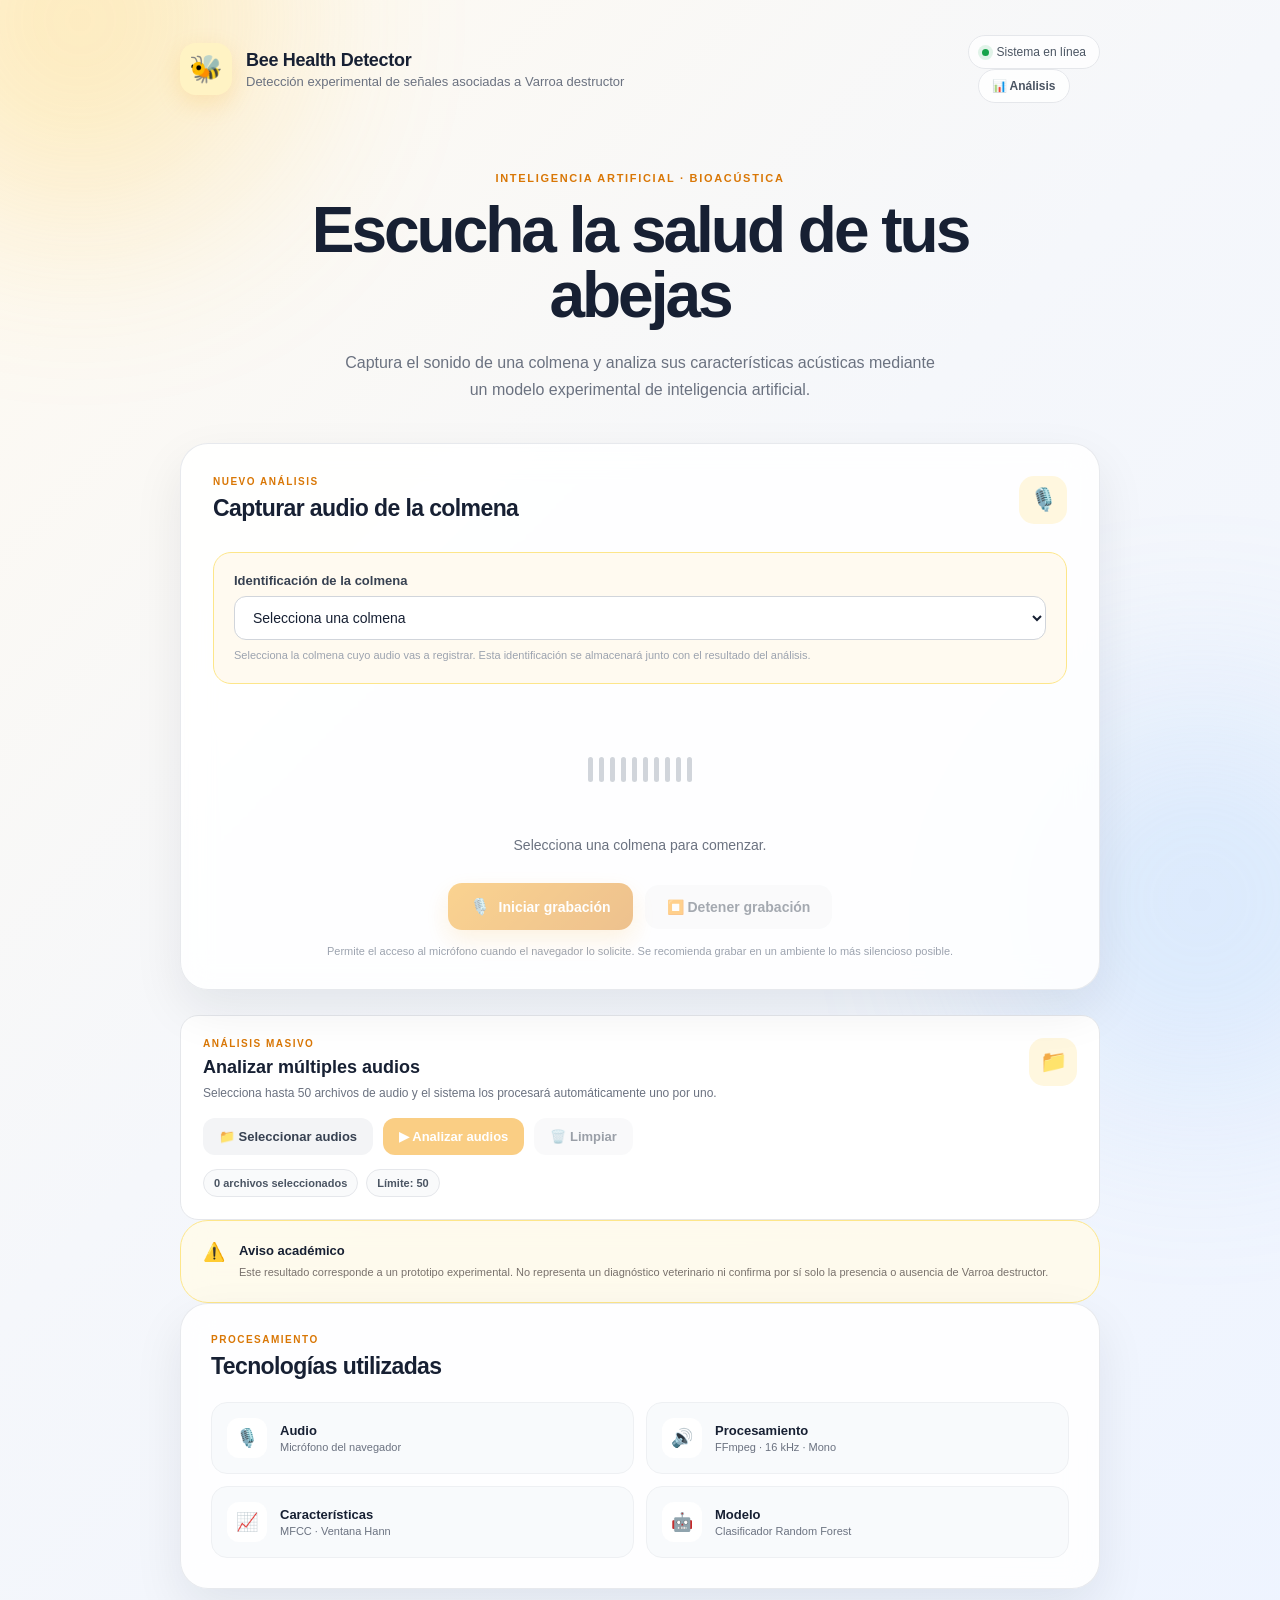
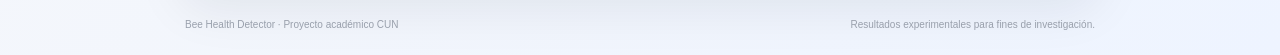
<file: frontend/index.html>
<!DOCTYPE html>
<html lang="es">

<head>

    <meta charset="UTF-8">

    <meta
        name="viewport"
        content="width=device-width, initial-scale=1.0"
    >

    <title>Bee Health Detector</title>

    <link
        rel="stylesheet"
        href="styles.css"
    >

    <!-- ========================================================= -->
    <!-- ESTILOS DEL SELECTOR DE COLMENA                            -->
    <!-- ========================================================= -->

    <style>

        .hive-selector {
            margin-top: 28px;
            padding: 20px;
            background: #fffaf0;
            border: 1px solid #fde68a;
            border-radius: 18px;
        }

        .hive-selector-label {
            display: block;
            margin-bottom: 8px;
            color: #374151;
            font-size: 13px;
            font-weight: 700;
        }

        .hive-selector select,
        .hive-selector input {
            width: 100%;
            padding: 12px 14px;
            border: 1px solid #d1d5db;
            border-radius: 12px;
            background: white;
            color: #172033;
            font-family: inherit;
            font-size: 14px;
            outline: none;
            transition:
                border-color 0.2s ease,
                box-shadow 0.2s ease;
        }

        .hive-selector select:focus,
        .hive-selector input:focus {
            border-color: #f59e0b;
            box-shadow:
                0 0 0 3px rgba(245, 158, 11, 0.12);
        }

        .custom-hive {
            margin-top: 12px;
        }

        .custom-hive.hidden {
            display: none;
        }

        .hive-help {
            margin-top: 7px;
            color: #9ca3af;
            font-size: 11px;
            line-height: 1.5;
        }

        .selected-hive {
            margin-top: 12px;
            text-align: center;
            color: #6b7280;
            font-size: 12px;
        }

        .selected-hive strong {
            color: #172033;
        }

        .analysis-link {
            display: inline-flex;
            align-items: center;
            gap: 6px;
            margin-left: 10px;
            padding: 9px 13px;
            background: rgba(255, 255, 255, 0.8);
            border: 1px solid #e5e7eb;
            border-radius: 999px;
            color: #4b5563;
            font-size: 12px;
            font-weight: 700;
            text-decoration: none;
            transition:
                transform 0.2s ease,
                box-shadow 0.2s ease;
        }

        .analysis-link:hover {
            transform: translateY(-1px);
            box-shadow:
                0 6px 18px rgba(15, 23, 42, 0.08);
        }

        @media (max-width: 650px) {

            .analysis-link {
                display: none;
            }

            .hive-selector {
                padding: 16px;
            }

        }


        /* =========================================================
           ANÁLISIS MASIVO
           ========================================================= */

        .bulk-analysis-card {
            margin-top: 22px;
            padding: 22px;
            background: #fff;
            border: 1px solid #e5e7eb;
            border-radius: 18px;
        }

        .bulk-analysis-header {
            display: flex;
            justify-content: space-between;
            align-items: flex-start;
            gap: 16px;
            margin-bottom: 16px;
        }

        .bulk-analysis-header h3 {
            margin: 5px 0 6px;
            color: #172033;
            font-size: 18px;
        }

        .bulk-analysis-header p {
            margin: 0;
            color: #6b7280;
            font-size: 12px;
            line-height: 1.5;
        }

        .bulk-file-input {
            display: none;
        }

        .bulk-actions {
            display: flex;
            flex-wrap: wrap;
            gap: 10px;
            margin-top: 16px;
        }

        .bulk-button {
            border: 0;
            border-radius: 12px;
            padding: 11px 16px;
            font-family: inherit;
            font-size: 13px;
            font-weight: 700;
            cursor: pointer;
            transition: transform .2s ease, box-shadow .2s ease, opacity .2s ease;
        }

        .bulk-button:hover:not(:disabled) {
            transform: translateY(-1px);
            box-shadow: 0 6px 18px rgba(15, 23, 42, .08);
        }

        .bulk-button:disabled {
            opacity: .5;
            cursor: not-allowed;
        }

        .bulk-button-primary {
            background: #f59e0b;
            color: #fff;
        }

        .bulk-button-secondary {
            background: #f3f4f6;
            color: #374151;
        }

        .bulk-summary {
            display: flex;
            flex-wrap: wrap;
            gap: 8px;
            margin-top: 14px;
        }

        .bulk-counter {
            padding: 7px 10px;
            border-radius: 999px;
            background: #f9fafb;
            border: 1px solid #e5e7eb;
            color: #4b5563;
            font-size: 11px;
            font-weight: 700;
        }

        .bulk-progress-wrap {
            display: none;
            margin-top: 16px;
        }

        .bulk-progress-wrap.active {
            display: block;
        }

        .bulk-progress-info {
            display: flex;
            justify-content: space-between;
            gap: 10px;
            margin-bottom: 7px;
            color: #4b5563;
            font-size: 11px;
            font-weight: 700;
        }

        .bulk-progress-track {
            height: 9px;
            overflow: hidden;
            background: #f3f4f6;
            border-radius: 999px;
        }

        .bulk-progress-bar {
            width: 0%;
            height: 100%;
            background: #f59e0b;
            border-radius: 999px;
            transition: width .25s ease;
        }

        .bulk-current-file {
            margin-top: 8px;
            color: #6b7280;
            font-size: 11px;
            white-space: nowrap;
            overflow: hidden;
            text-overflow: ellipsis;
        }

        .bulk-file-list {
            display: none;
            margin-top: 16px;
            max-height: 280px;
            overflow-y: auto;
            border: 1px solid #e5e7eb;
            border-radius: 12px;
        }

        .bulk-file-list.active {
            display: block;
        }

        .bulk-file-row {
            display: grid;
            grid-template-columns: 1fr auto;
            gap: 12px;
            align-items: center;
            padding: 10px 12px;
            border-bottom: 1px solid #f3f4f6;
        }

        .bulk-file-row:last-child {
            border-bottom: 0;
        }

        .bulk-file-name {
            color: #374151;
            font-size: 12px;
            overflow: hidden;
            text-overflow: ellipsis;
            white-space: nowrap;
        }

        .bulk-file-status {
            font-size: 11px;
            font-weight: 800;
        }

        .bulk-file-status.pending { color: #9ca3af; }
        .bulk-file-status.processing { color: #d97706; }
        .bulk-file-status.success { color: #059669; }
        .bulk-file-status.error { color: #dc2626; }

        @media (max-width: 650px) {
            .bulk-analysis-header {
                flex-direction: column;
            }

            .bulk-actions {
                flex-direction: column;
            }

            .bulk-button {
                width: 100%;
            }
        }

    </style>

</head>


<body>

    <!-- ========================================================= -->
    <!-- ELEMENTOS DECORATIVOS DEL FONDO                            -->
    <!-- ========================================================= -->

    <div class="background-glow glow-one"></div>

    <div class="background-glow glow-two"></div>


    <!-- ========================================================= -->
    <!-- CONTENEDOR PRINCIPAL                                       -->
    <!-- ========================================================= -->

    <div class="app-container">


        <!-- ===================================================== -->
        <!-- HEADER                                                  -->
        <!-- ===================================================== -->

        <header class="header">


            <div class="brand">

                <div class="bee-icon">
                    🐝
                </div>

                <div>

                    <h1>
                        Bee Health Detector
                    </h1>

                    <p>
                        Detección experimental de señales asociadas a Varroa destructor
                    </p>

                </div>

            </div>


            <div>

                <span class="status-pill">

                    <span class="status-dot"></span>

                    Sistema en línea

                </span>


                <a
                    href="analisis.html"
                    class="analysis-link"
                >
                    📊 Análisis
                </a>

            </div>


        </header>


        <!-- ===================================================== -->
        <!-- HERO                                                    -->
        <!-- ===================================================== -->

        <section class="hero">

            <span class="eyebrow">
                INTELIGENCIA ARTIFICIAL · BIOACÚSTICA
            </span>


            <h2>
                Escucha la salud de tus abejas
            </h2>


            <p>

                Captura el sonido de una colmena y analiza sus
                características acústicas mediante un modelo
                experimental de inteligencia artificial.

            </p>

        </section>


        <!-- ===================================================== -->
        <!-- TARJETA DE GRABACIÓN                                    -->
        <!-- ===================================================== -->

        <section class="record-card">


            <div class="record-card-header">


                <div>

                    <span class="section-label">
                        NUEVO ANÁLISIS
                    </span>


                    <h3>
                        Capturar audio de la colmena
                    </h3>

                </div>


                <div class="microphone-icon">
                    🎙️
                </div>


            </div>


            <!-- ================================================= -->
            <!-- IDENTIFICACIÓN DE COLMENA                           -->
            <!-- ================================================= -->

            <div class="hive-selector">


                <label
                    for="hiveSelect"
                    class="hive-selector-label"
                >
                    Identificación de la colmena
                </label>


                <select
                    id="hiveSelect"
                    name="hiveSelect"
                >

                    <option
                        value=""
                        selected
                    >
                        Selecciona una colmena
                    </option>


                    <option value="HIVE-3628">
                        HIVE-3628
                    </option>


                    <option value="HIVE-3631">
                        HIVE-3631
                    </option>


                    <option value="HIVE-3640">
                        HIVE-3640
                    </option>


                    <option value="HIVE-3690">
                        HIVE-3690
                    </option>


                    <option value="HIVE-3691">
                        HIVE-3691
                    </option>


                    <option value="HIVE-3692">
                        HIVE-3692
                    </option>


                    <option value="HIVE-3693">
                        HIVE-3693
                    </option>


                    <option value="OTHER">
                        Otra / Nueva colmena
                    </option>

                </select>


                <!-- ============================================= -->
                <!-- NUEVA COLMENA                                  -->
                <!-- ============================================= -->

                <div
                    id="customHiveGroup"
                    class="custom-hive hidden"
                >

                    <label
                        for="customHive"
                        class="hive-selector-label"
                    >
                        Código de la nueva colmena
                    </label>


                    <input
                        type="text"
                        id="customHive"
                        name="customHive"
                        placeholder="Ejemplo: HIVE-3700"
                        maxlength="50"
                    >

                </div>


                <p class="hive-help">

                    Selecciona la colmena cuyo audio vas a registrar.
                    Esta identificación se almacenará junto con el resultado
                    del análisis.

                </p>


            </div>


            <!-- ================================================= -->
            <!-- VISUALIZADOR                                      -->
            <!-- ================================================= -->

            <div
                id="visualizer"
                class="visualizer"
            >

                <div class="visualizer-line"></div>
                <div class="visualizer-line"></div>
                <div class="visualizer-line"></div>
                <div class="visualizer-line"></div>
                <div class="visualizer-line"></div>
                <div class="visualizer-line"></div>
                <div class="visualizer-line"></div>
                <div class="visualizer-line"></div>
                <div class="visualizer-line"></div>
                <div class="visualizer-line"></div>

            </div>


            <!-- ================================================= -->
            <!-- ESTADO                                             -->
            <!-- ================================================= -->

            <p
                id="status"
                class="record-status"
            >
                Selecciona una colmena para comenzar.
            </p>


            <!-- ================================================= -->
            <!-- BOTONES                                            -->
            <!-- ================================================= -->

            <div class="record-controls">


                <button
                    type="button"
                    id="recordBtn"
                    class="record-button"
                >

                    <span class="record-button-icon">
                        🎙️
                    </span>

                    Iniciar grabación

                </button>


                <button
                    type="button"
                    id="stopBtn"
                    class="stop-button"
                    disabled
                >

                    ⏹️ Detener grabación

                </button>


            </div>


            <!-- ================================================= -->
            <!-- AYUDA                                              -->
            <!-- ================================================= -->

            <p class="record-help">

                Permite el acceso al micrófono cuando el navegador
                lo solicite. Se recomienda grabar en un ambiente
                lo más silencioso posible.

            </p>


        </section>



        <!-- ===================================================== -->
        <!-- ANÁLISIS MASIVO                                       -->
        <!-- ===================================================== -->

        <section class="bulk-analysis-card">

            <div class="bulk-analysis-header">

                <div>
                    <span class="section-label">
                        ANÁLISIS MASIVO
                    </span>

                    <h3>
                        Analizar múltiples audios
                    </h3>

                    <p>
                        Selecciona hasta 50 archivos de audio y el sistema
                        los procesará automáticamente uno por uno.
                    </p>
                </div>

                <div class="microphone-icon">
                    📁
                </div>

            </div>

            <input
                type="file"
                id="bulkAudioInput"
                class="bulk-file-input"
                accept="audio/*,.wav,.webm,.mp3,.ogg,.m4a"
                multiple
            >

            <div class="bulk-actions">

                <button
                    type="button"
                    id="selectBulkBtn"
                    class="bulk-button bulk-button-secondary"
                >
                    📁 Seleccionar audios
                </button>

                <button
                    type="button"
                    id="analyzeBulkBtn"
                    class="bulk-button bulk-button-primary"
                    disabled
                >
                    ▶ Analizar audios
                </button>

                <button
                    type="button"
                    id="clearBulkBtn"
                    class="bulk-button bulk-button-secondary"
                    disabled
                >
                    🗑️ Limpiar
                </button>

            </div>

            <div
                id="bulkSummary"
                class="bulk-summary"
            >
                <span
                    id="bulkSelectedCount"
                    class="bulk-counter"
                >
                    0 archivos seleccionados
                </span>

                <span
                    id="bulkLimitInfo"
                    class="bulk-counter"
                >
                    Límite: 50
                </span>
            </div>

            <div
                id="bulkProgressWrap"
                class="bulk-progress-wrap"
            >

                <div class="bulk-progress-info">
                    <span id="bulkProgressText">
                        Preparando...
                    </span>

                    <span id="bulkProgressPercent">
                        0%
                    </span>
                </div>

                <div class="bulk-progress-track">
                    <div
                        id="bulkProgressBar"
                        class="bulk-progress-bar"
                    ></div>
                </div>

                <div
                    id="bulkCurrentFile"
                    class="bulk-current-file"
                >
                    —
                </div>

            </div>

            <div
                id="bulkFileList"
                class="bulk-file-list"
            ></div>

        </section>


        <!-- ===================================================== -->
        <!-- RESULTADO                                              -->
        <!-- ===================================================== -->

        <section
            id="resultCard"
            class="result-card hidden"
        >


            <div class="result-header">


                <div>

                    <span class="section-label">
                        RESULTADO DEL MODELO
                    </span>

                </div>


                <span
                    id="resultBadge"
                    class="result-badge"
                >
                    —
                </span>


            </div>


            <!-- ================================================= -->
            <!-- DIAGNÓSTICO                                        -->
            <!-- ================================================= -->

            <div class="diagnosis">


                <span class="diagnosis-label">
                    RESULTADO DEL ANÁLISIS
                </span>


                <h2 id="diagnosisText">
                    Resultado desconocido
                </h2>


                <p id="confidenceText">
                    Confianza estimada del modelo: 0%
                </p>


            </div>


            <!-- ================================================= -->
            <!-- PROBABILIDADES                                     -->
            <!-- ================================================= -->

            <div class="probabilities">


                <!-- LOW -->

                <div class="probability-row">


                    <div class="probability-info">

                        <span>
                            LOW
                        </span>

                        <strong id="lowProbability">
                            0%
                        </strong>

                    </div>


                    <div class="progress-track">

                        <div
                            id="lowBar"
                            class="progress-bar low"
                        ></div>

                    </div>


                </div>


                <!-- HIGH -->

                <div class="probability-row">


                    <div class="probability-info">

                        <span>
                            HIGH
                        </span>

                        <strong id="highProbability">
                            0%
                        </strong>

                    </div>


                    <div class="progress-track">

                        <div
                            id="highBar"
                            class="progress-bar high"
                        ></div>

                    </div>


                </div>


            </div>


            <!-- ================================================= -->
            <!-- MÉTRICAS DE SEGMENTOS                              -->
            <!-- ================================================= -->

            <div class="segments-grid">


                <div class="metric">

                    <span
                        id="totalSegments"
                        class="metric-value"
                    >
                        0
                    </span>

                    <span class="metric-label">
                        Total segmentos
                    </span>

                </div>


                <div class="metric">

                    <span
                        id="lowSegments"
                        class="metric-value"
                    >
                        0
                    </span>

                    <span class="metric-label">
                        Segmentos LOW
                    </span>

                </div>


                <div class="metric">

                    <span
                        id="highSegments"
                        class="metric-value"
                    >
                        0
                    </span>

                    <span class="metric-label">
                        Segmentos HIGH
                    </span>

                </div>


            </div>


        </section>


        <!-- ===================================================== -->
        <!-- AVISO ACADÉMICO                                       -->
        <!-- ===================================================== -->

        <section class="notice-card">


            <div class="notice-icon">
                ⚠️
            </div>


            <div>

                <strong>
                    Aviso académico
                </strong>


                <p>

                    Este resultado corresponde a un prototipo experimental.
                    No representa un diagnóstico veterinario ni confirma por
                    sí solo la presencia o ausencia de Varroa destructor.

                </p>

            </div>


        </section>


        <!-- ===================================================== -->
        <!-- TECNOLOGÍAS                                            -->
        <!-- ===================================================== -->

        <section class="technology-card">


            <span class="section-label">
                PROCESAMIENTO
            </span>


            <h3>
                Tecnologías utilizadas
            </h3>


            <div class="technology-grid">


                <!-- AUDIO -->

                <div class="technology-item">

                    <div class="technology-icon">
                        🎙️
                    </div>

                    <div>

                        <strong>
                            Audio
                        </strong>

                        <span>
                            Micrófono del navegador
                        </span>

                    </div>

                </div>


                <!-- PROCESAMIENTO -->

                <div class="technology-item">

                    <div class="technology-icon">
                        🔊
                    </div>

                    <div>

                        <strong>
                            Procesamiento
                        </strong>

                        <span>
                            FFmpeg · 16 kHz · Mono
                        </span>

                    </div>

                </div>


                <!-- CARACTERÍSTICAS -->

                <div class="technology-item">

                    <div class="technology-icon">
                        📈
                    </div>

                    <div>

                        <strong>
                            Características
                        </strong>

                        <span>
                            MFCC · Ventana Hann
                        </span>

                    </div>

                </div>


                <!-- MODELO -->

                <div class="technology-item">

                    <div class="technology-icon">
                        🤖
                    </div>

                    <div>

                        <strong>
                            Modelo
                        </strong>

                        <span>
                            Clasificador Random Forest
                        </span>

                    </div>

                </div>


            </div>


        </section>


        <!-- ===================================================== -->
        <!-- FOOTER                                                 -->
        <!-- ===================================================== -->

        <footer>


            <p>
                Bee Health Detector · Proyecto académico CUN
            </p>


            <p>
                Resultados experimentales para fines de investigación.
            </p>


        </footer>


    </div>


    <!-- ========================================================= -->
    <!-- JAVASCRIPT                                                 -->
    <!-- ========================================================= -->

    <script src="app.js"></script>


</body>

</html>
</file>
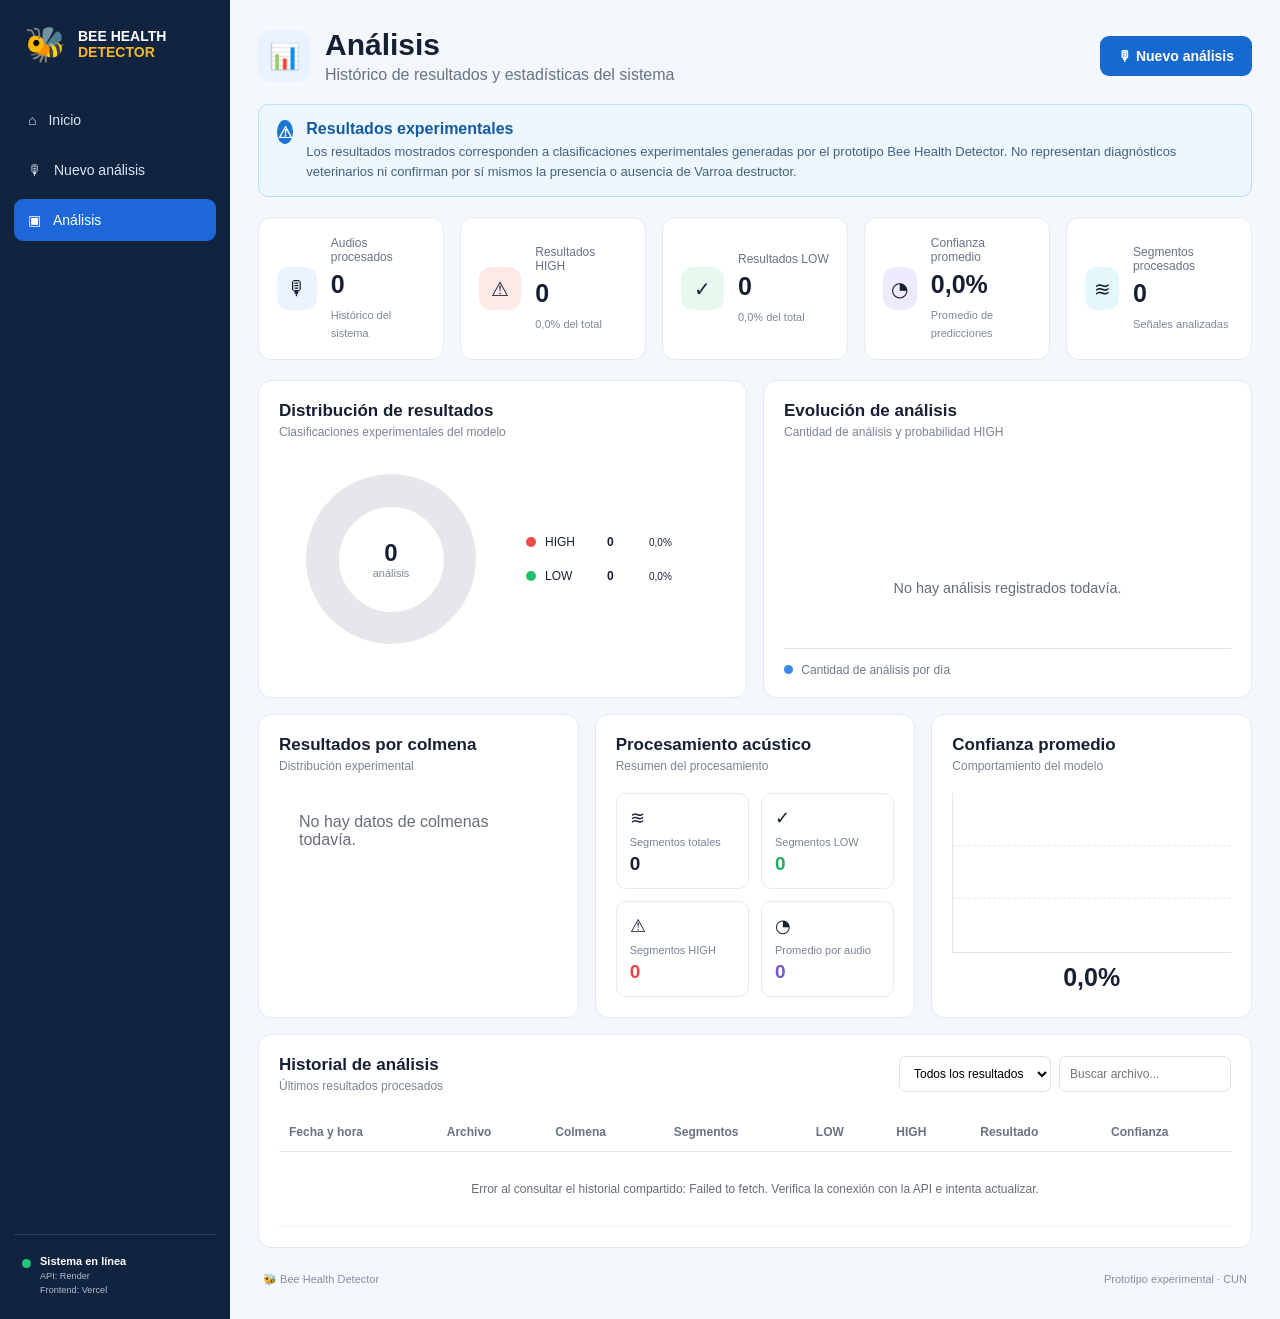
<file: frontend/analisis.html>
<!DOCTYPE html>
<html lang="es">

<head>
    <meta charset="UTF-8">
    <meta name="viewport" content="width=device-width, initial-scale=1.0">

    <title>Análisis | Bee Health Detector</title>

    <link rel="stylesheet" href="analisis.css">
</head>

<body>

<div class="app-shell">

    <!-- =========================================================
         SIDEBAR
         ========================================================= -->

    <aside class="sidebar">

        <div class="brand">

            <div class="brand-icon">🐝</div>

            <div>
                <div class="brand-title">BEE HEALTH</div>
                <div class="brand-subtitle">DETECTOR</div>
            </div>

        </div>


        <nav class="sidebar-nav">

            <a href="index.html" class="nav-item">
                <span>⌂</span>
                <span>Inicio</span>
            </a>

            <a href="index.html" class="nav-item">
                <span>🎙</span>
                <span>Nuevo análisis</span>
            </a>

            <a href="analisis.html" class="nav-item active">
                <span>▣</span>
                <span>Análisis</span>
            </a>

        </nav>


        <div class="sidebar-status">

            <div class="status-dot"></div>

            <div>
                <strong>Sistema en línea</strong>
                <small>API: Render</small>
                <small>Frontend: Vercel</small>
            </div>

        </div>

    </aside>


    <!-- =========================================================
         CONTENIDO PRINCIPAL
         ========================================================= -->

    <main class="main-content">


        <!-- =====================================================
             HEADER
             ===================================================== -->

        <header class="dashboard-header">

            <div>

                <div class="page-title-row">

                    <div class="page-icon">
                        📊
                    </div>

                    <div>

                        <h1>Análisis</h1>

                        <p>
                            Histórico de resultados y estadísticas del sistema
                        </p>

                    </div>

                </div>

            </div>


            <a href="index.html" class="new-analysis-button">
                🎙 Nuevo análisis
            </a>

        </header>


        <!-- =====================================================
             AVISO
             ===================================================== -->

        <section class="notice">

            <div class="notice-icon">
                ⚠
            </div>

            <div>

                <strong>Resultados experimentales</strong>

                <p>
                    Los resultados mostrados corresponden a clasificaciones
                    experimentales generadas por el prototipo Bee Health Detector.
                    No representan diagnósticos veterinarios ni confirman por sí
                    mismos la presencia o ausencia de Varroa destructor.
                </p>

            </div>

        </section>


        <!-- =====================================================
             KPIs
             Los valores iniciales son 0.
             analisis.js los reemplazará con datos reales.
             ===================================================== -->

        <section class="kpi-grid">


            <!-- AUDIOS -->

            <article class="kpi-card blue">

                <div class="kpi-icon">
                    🎙
                </div>

                <div>

                    <span>Audios procesados</span>

                    <strong id="totalAudios">
                        0
                    </strong>

                    <small>
                        Histórico del sistema
                    </small>

                </div>

            </article>


            <!-- HIGH -->

            <article class="kpi-card red">

                <div class="kpi-icon">
                    ⚠
                </div>

                <div>

                    <span>Resultados HIGH</span>

                    <strong id="totalHigh">
                        0
                    </strong>

                    <small>
                        0 % del total
                    </small>

                </div>

            </article>


            <!-- LOW -->

            <article class="kpi-card green">

                <div class="kpi-icon">
                    ✓
                </div>

                <div>

                    <span>Resultados LOW</span>

                    <strong id="totalLow">
                        0
                    </strong>

                    <small>
                        0 % del total
                    </small>

                </div>

            </article>


            <!-- CONFIANZA -->

            <article class="kpi-card purple">

                <div class="kpi-icon">
                    ◔
                </div>

                <div>

                    <span>Confianza promedio</span>

                    <strong id="avgConfidence">
                        0%
                    </strong>

                    <small>
                        Promedio de predicciones
                    </small>

                </div>

            </article>


            <!-- SEGMENTOS -->

            <article class="kpi-card cyan">

                <div class="kpi-icon">
                    ≋
                </div>

                <div>

                    <span>Segmentos procesados</span>

                    <strong id="totalSegments">
                        0
                    </strong>

                    <small>
                        Señales analizadas
                    </small>

                </div>

            </article>

        </section>


        <!-- =====================================================
             FILA PRINCIPAL DE GRÁFICOS
             ===================================================== -->

        <section class="charts-grid">


            <!-- =================================================
                 DISTRIBUCIÓN DE RESULTADOS
                 ================================================= -->

            <article class="panel">

                <div class="panel-header">

                    <div>

                        <h2>Distribución de resultados</h2>

                        <p>
                            Clasificaciones experimentales del modelo
                        </p>

                    </div>

                </div>


                <div class="donut-container">

                    <div class="donut-chart">

                        <div class="donut-center">

                            <strong>0</strong>

                            <span>análisis</span>

                        </div>

                    </div>


                    <div class="legend">


                        <div class="legend-item">

                            <span class="legend-color high"></span>

                            <span>HIGH</span>

                            <strong>0</strong>

                            <small>0%</small>

                        </div>


                        <div class="legend-item">

                            <span class="legend-color low"></span>

                            <span>LOW</span>

                            <strong>0</strong>

                            <small>0%</small>

                        </div>


                    </div>

                </div>

            </article>


            <!-- =================================================
                 EVOLUCIÓN
                 analisis.js genera las barras dinámicamente.
                 ================================================= -->

            <article class="panel">

                <div class="panel-header">

                    <div>

                        <h2>Evolución de análisis</h2>

                        <p>
                            Cantidad de análisis y probabilidad HIGH
                        </p>

                    </div>

                </div>


                <!-- IMPORTANTE:
                     No agregar barras manualmente.
                     analisis.js las genera. -->

                <div class="bar-chart"></div>


                <div class="chart-note">

                    <span class="chart-dot blue-dot"></span>

                    Cantidad de análisis por día

                </div>

            </article>

        </section>


        <!-- =====================================================
             SEGUNDA FILA
             ===================================================== -->

        <section class="three-column-grid">


            <!-- =================================================
                 RESULTADOS POR COLMENA
                 ================================================= -->

            <article class="panel">

                <div class="panel-header">

                    <div>

                        <h2>Resultados por colmena</h2>

                        <p>
                            Distribución experimental
                        </p>

                    </div>

                </div>


                <!--
                    analisis.js genera las colmenas reales
                    a partir del historial.
                -->

                <div class="hive-list"></div>

            </article>


            <!-- =================================================
                 PROCESAMIENTO ACÚSTICO
                 ================================================= -->

            <article class="panel">

                <div class="panel-header">

                    <div>

                        <h2>Procesamiento acústico</h2>

                        <p>
                            Resumen del procesamiento
                        </p>

                    </div>

                </div>


                <div class="processing-grid">


                    <!-- SEGMENTOS TOTALES -->

                    <div class="mini-stat">

                        <span>≋</span>

                        <small>
                            Segmentos totales
                        </small>

                        <strong>
                            0
                        </strong>

                    </div>


                    <!-- SEGMENTOS LOW -->

                    <div class="mini-stat green-stat">

                        <span>✓</span>

                        <small>
                            Segmentos LOW
                        </small>

                        <strong>
                            0
                        </strong>

                    </div>


                    <!-- SEGMENTOS HIGH -->

                    <div class="mini-stat red-stat">

                        <span>⚠</span>

                        <small>
                            Segmentos HIGH
                        </small>

                        <strong>
                            0
                        </strong>

                    </div>


                    <!-- PROMEDIO -->

                    <div class="mini-stat purple-stat">

                        <span>◔</span>

                        <small>
                            Promedio por audio
                        </small>

                        <strong>
                            0
                        </strong>

                    </div>

                </div>

            </article>


            <!-- =================================================
                 CONFIANZA
                 ================================================= -->

            <article class="panel">

                <div class="panel-header">

                    <div>

                        <h2>Confianza promedio</h2>

                        <p>
                            Comportamiento del modelo
                        </p>

                    </div>

                </div>


                <div class="confidence-chart">

                    <div class="confidence-line"></div>


                    <!--
                        analisis.js genera los puntos
                        dinámicamente.
                    -->

                    <div class="confidence-points"></div>

                </div>


                <div class="confidence-value">
                    0%
                </div>

            </article>

        </section>


        <!-- =====================================================
             HISTORIAL
             ===================================================== -->

        <section class="panel history-panel">


            <div class="panel-header history-header">

                <div>

                    <h2>Historial de análisis</h2>

                    <p>
                        Últimos resultados procesados
                    </p>

                </div>


                <!-- FILTROS -->

                <div class="filters">

                    <select id="resultFilter">

                        <option value="ALL">
                            Todos los resultados
                        </option>

                        <option value="HIGH">
                            HIGH
                        </option>

                        <option value="LOW">
                            LOW
                        </option>

                    </select>


                    <input
                        type="text"
                        id="searchInput"
                        placeholder="Buscar archivo..."
                    >

                </div>

            </div>


            <!-- TABLA -->

            <div class="table-container">

                <table>

                    <thead>

                        <tr>

                            <th>Fecha y hora</th>

                            <th>Archivo</th>

                            <th>Colmena</th>

                            <th>Segmentos</th>

                            <th>LOW</th>

                            <th>HIGH</th>

                            <th>Resultado</th>

                            <th>Confianza</th>

                        </tr>

                    </thead>


                    <!--
                        IMPORTANTE:
                        No agregar registros manualmente.

                        analisis.js llena esta tabla
                        utilizando localStorage.
                    -->

                    <tbody id="historyTable"></tbody>

                </table>

            </div>

        </section>


        <!-- =====================================================
             FOOTER
             ===================================================== -->

        <footer>

            <span>
                🐝 Bee Health Detector
            </span>

            <span>
                Prototipo experimental · CUN
            </span>

        </footer>


    </main>

</div>


<!-- =============================================================
     JAVASCRIPT DEL DASHBOARD
     ============================================================= -->

<script src="analisis.js"></script>

</body>

</html>
</file>
<file: frontend/styles.css>
/* ================================================================
   BEE HEALTH DETECTOR
   Estilos principales
   ================================================================ */


* {
    box-sizing: border-box;
    margin: 0;
    padding: 0;
}


:root {

    --background: #f5f7fb;

    --card: #ffffff;

    --text: #172033;

    --muted: #6b7280;

    --border: #e5e7eb;

    --primary: #f59e0b;

    --primary-dark: #d97706;

    --danger: #ef4444;

    --success: #16a34a;

    --shadow:
        0 20px 50px rgba(15, 23, 42, 0.08);
}


body {

    min-height: 100vh;

    font-family:
        Inter,
        -apple-system,
        BlinkMacSystemFont,
        "Segoe UI",
        Arial,
        sans-serif;

    background:
        linear-gradient(
            135deg,
            #fffaf0 0%,
            #f5f7fb 45%,
            #eef4ff 100%
        );

    color: var(--text);

    overflow-x: hidden;
}


/* ================================================================
   FONDO
   ================================================================ */

.background-glow {

    position: fixed;

    width: 400px;

    height: 400px;

    border-radius: 50%;

    filter: blur(100px);

    opacity: 0.25;

    pointer-events: none;

    z-index: -1;
}


.glow-one {

    background: #fbbf24;

    top: -180px;

    left: -120px;
}


.glow-two {

    background: #93c5fd;

    bottom: -200px;

    right: -120px;
}


/* ================================================================
   CONTENEDOR
   ================================================================ */

.app-container {

    width: min(
        920px,
        calc(100% - 32px)
    );

    margin: 0 auto;

    padding: 35px 0 25px;
}


/* ================================================================
   HEADER
   ================================================================ */

.header {

    display: flex;

    justify-content: space-between;

    align-items: center;

    gap: 20px;

    margin-bottom: 65px;
}


.brand {

    display: flex;

    align-items: center;

    gap: 14px;
}


.bee-icon {

    width: 52px;

    height: 52px;

    display: flex;

    align-items: center;

    justify-content: center;

    background: #fff3c4;

    border-radius: 16px;

    font-size: 27px;

    box-shadow:
        0 8px 25px rgba(245, 158, 11, 0.18);
}


.brand h1 {

    font-size: 18px;

    font-weight: 750;

    letter-spacing: -0.3px;
}


.brand p {

    margin-top: 3px;

    color: var(--muted);

    font-size: 13px;
}


.status-pill {

    display: flex;

    align-items: center;

    gap: 8px;

    padding: 9px 13px;

    background: rgba(255, 255, 255, 0.75);

    border: 1px solid var(--border);

    border-radius: 999px;

    font-size: 12px;

    color: #4b5563;
}


.status-dot {

    width: 7px;

    height: 7px;

    border-radius: 50%;

    background: var(--success);

    box-shadow:
        0 0 0 4px rgba(22, 163, 74, 0.12);
}


/* ================================================================
   HERO
   ================================================================ */

.hero {

    text-align: center;

    max-width: 700px;

    margin: 0 auto 40px;
}


.eyebrow {

    display: inline-block;

    font-size: 11px;

    font-weight: 800;

    letter-spacing: 1.7px;

    color: var(--primary-dark);

    margin-bottom: 14px;
}


.hero h2 {

    font-size: clamp(
        38px,
        7vw,
        64px
    );

    line-height: 1.02;

    letter-spacing: -3px;

    font-weight: 800;
}


.hero p {

    max-width: 600px;

    margin: 20px auto 0;

    color: var(--muted);

    font-size: 16px;

    line-height: 1.7;
}


/* ================================================================
   TARJETAS
   ================================================================ */

.record-card,
.result-card,
.technology-card,
.notice-card {

    background:
        rgba(255, 255, 255, 0.88);

    border: 1px solid rgba(
        229,
        231,
        235,
        0.9
    );

    border-radius: 28px;

    box-shadow: var(--shadow);

    backdrop-filter: blur(15px);
}


/* ================================================================
   RECORD CARD
   ================================================================ */

.record-card {

    padding: 32px;

    margin-bottom: 25px;
}


.record-card-header,
.result-header {

    display: flex;

    align-items: flex-start;

    justify-content: space-between;

    gap: 20px;
}


.section-label {

    display: block;

    color: var(--primary-dark);

    font-size: 10px;

    font-weight: 800;

    letter-spacing: 1.5px;

    margin-bottom: 8px;
}


.record-card h3,
.result-card h3,
.technology-card h3 {

    font-size: 23px;

    letter-spacing: -0.6px;
}


.microphone-icon {

    width: 48px;

    height: 48px;

    display: flex;

    align-items: center;

    justify-content: center;

    background: #fff7df;

    border-radius: 15px;

    font-size: 22px;
}


/* ================================================================
   VISUALIZADOR
   ================================================================ */

.visualizer {

    height: 100px;

    margin: 35px 0 18px;

    display: flex;

    align-items: center;

    justify-content: center;

    gap: 6px;
}


.visualizer-line {

    width: 5px;

    height: 25px;

    border-radius: 10px;

    background: #d1d5db;

    transition:
        height 0.2s ease,
        background 0.2s ease;
}


.visualizer.recording .visualizer-line {

    background: var(--primary);

    animation:
        soundwave
        0.8s
        ease-in-out
        infinite
        alternate;
}


.visualizer.recording
.visualizer-line:nth-child(2) {
    animation-delay: 0.1s;
}


.visualizer.recording
.visualizer-line:nth-child(3) {
    animation-delay: 0.2s;
}


.visualizer.recording
.visualizer-line:nth-child(4) {
    animation-delay: 0.3s;
}


.visualizer.recording
.visualizer-line:nth-child(5) {
    animation-delay: 0.15s;
}


.visualizer.recording
.visualizer-line:nth-child(6) {
    animation-delay: 0.25s;
}


@keyframes soundwave {

    from {
        height: 18px;
    }

    to {
        height: 75px;
    }
}


/* ================================================================
   ESTADO
   ================================================================ */

.record-status {

    text-align: center;

    font-size: 14px;

    color: var(--muted);

    min-height: 22px;
}


/* ================================================================
   BOTONES
   ================================================================ */

.record-controls {

    display: flex;

    justify-content: center;

    align-items: center;

    gap: 12px;

    margin-top: 24px;
}


.record-button,
.stop-button {

    border: none;

    border-radius: 14px;

    padding: 14px 22px;

    font-size: 14px;

    font-weight: 700;

    cursor: pointer;

    transition:
        transform 0.2s ease,
        box-shadow 0.2s ease,
        opacity 0.2s ease;
}


.record-button {

    display: flex;

    align-items: center;

    gap: 9px;

    background:
        linear-gradient(
            135deg,
            #f59e0b,
            #d97706
        );

    color: white;

    box-shadow:
        0 10px 25px
        rgba(245, 158, 11, 0.28);
}


.record-button:hover {

    transform: translateY(-2px);

    box-shadow:
        0 14px 30px
        rgba(245, 158, 11, 0.35);
}


.stop-button {

    background: #f3f4f6;

    color: #374151;
}


.stop-button:not(:disabled):hover {

    transform: translateY(-2px);
}


button:disabled {

    opacity: 0.45;

    cursor: not-allowed;
}


.record-button-icon {

    font-size: 16px;
}


.record-help {

    text-align: center;

    margin-top: 15px;

    color: #9ca3af;

    font-size: 11px;
}


/* ================================================================
   RESULTADO
   ================================================================ */

.result-card {

    padding: 32px;

    margin-bottom: 25px;

    animation:
        resultAppear
        0.45s
        ease;
}


.hidden {

    display: none;
}


@keyframes resultAppear {

    from {

        opacity: 0;

        transform: translateY(12px);
    }

    to {

        opacity: 1;

        transform: translateY(0);
    }
}


.result-badge {

    padding: 9px 15px;

    border-radius: 999px;

    font-size: 12px;

    font-weight: 800;

    letter-spacing: 0.5px;

    background: #f3f4f6;

    color: #4b5563;
}


.result-badge.high {

    background: #fee2e2;

    color: #b91c1c;
}


.result-badge.low {

    background: #dcfce7;

    color: #15803d;
}


.diagnosis {

    text-align: center;

    padding: 40px 15px 35px;
}


.diagnosis-label {

    display: block;

    font-size: 10px;

    font-weight: 800;

    letter-spacing: 1.5px;

    color: var(--muted);

    margin-bottom: 12px;
}


.diagnosis h2 {

    font-size: clamp(
        25px,
        5vw,
        38px
    );

    letter-spacing: -1px;

    line-height: 1.2;
}


.diagnosis p {

    color: var(--muted);

    margin-top: 9px;

    font-size: 14px;
}


/* ================================================================
   PROBABILIDADES
   ================================================================ */

.probabilities {

    padding: 0 5px;
}


.probability-row {

    margin-bottom: 20px;
}


.probability-info {

    display: flex;

    justify-content: space-between;

    margin-bottom: 8px;

    font-size: 13px;

    color: #4b5563;
}


.probability-info strong {

    color: var(--text);
}


.progress-track {

    width: 100%;

    height: 9px;

    background: #edf0f4;

    border-radius: 999px;

    overflow: hidden;
}


.progress-bar {

    height: 100%;

    width: 0%;

    border-radius: 999px;

    transition:
        width 0.8s
        cubic-bezier(
            0.22,
            1,
            0.36,
            1
        );
}


.progress-bar.low {

    background: #22c55e;
}


.progress-bar.high {

    background: #ef4444;
}


/* ================================================================
   MÉTRICAS
   ================================================================ */

.segments-grid {

    display: grid;

    grid-template-columns:
        repeat(3, 1fr);

    gap: 12px;

    margin-top: 28px;
}


.metric {

    padding: 18px;

    background: #f8fafc;

    border: 1px solid #eef0f3;

    border-radius: 17px;

    text-align: center;
}


.metric-value {

    display: block;

    font-size: 24px;

    font-weight: 800;

    letter-spacing: -1px;
}


.metric-label {

    display: block;

    margin-top: 5px;

    color: var(--muted);

    font-size: 11px;
}


/* ================================================================
   TECNOLOGÍA
   ================================================================ */

.technology-card {

    padding: 30px;

    margin-bottom: 20px;
}


.technology-grid {

    display: grid;

    grid-template-columns:
        repeat(2, 1fr);

    gap: 12px;

    margin-top: 22px;
}


.technology-item {

    display: flex;

    align-items: center;

    gap: 13px;

    padding: 15px;

    background: #f8fafc;

    border-radius: 16px;

    border: 1px solid #eef0f3;
}


.technology-icon {

    width: 40px;

    height: 40px;

    display: flex;

    align-items: center;

    justify-content: center;

    background: white;

    border-radius: 12px;

    font-size: 18px;
}


.technology-item strong,
.technology-item span {

    display: block;
}


.technology-item strong {

    font-size: 13px;

    margin-bottom: 3px;
}


.technology-item div span {

    color: var(--muted);

    font-size: 11px;
}


/* ================================================================
   AVISO
   ================================================================ */

.notice-card {

    display: flex;

    align-items: flex-start;

    gap: 14px;

    padding: 20px 22px;

    background:
        rgba(255, 251, 235, 0.9);

    border-color: #fde68a;

    box-shadow: none;
}


.notice-icon {

    font-size: 18px;
}


.notice-card strong {

    font-size: 13px;
}


.notice-card p {

    margin-top: 5px;

    color: #78716c;

    font-size: 11px;

    line-height: 1.6;
}


/* ================================================================
   FOOTER
   ================================================================ */

footer {

    display: flex;

    justify-content: space-between;

    gap: 15px;

    margin-top: 30px;

    padding: 0 5px;

    color: #9ca3af;

    font-size: 10px;
}


/* ================================================================
   RESPONSIVE
   ================================================================ */

@media (max-width: 650px) {

    .app-container {

        width: min(
            100% - 20px,
            920px
        );

        padding-top: 20px;
    }


    .header {

        margin-bottom: 45px;
    }


    .status-pill {

        display: none;
    }


    .hero h2 {

        letter-spacing: -2px;
    }


    .hero p {

        font-size: 14px;
    }


    .record-card,
    .result-card,
    .technology-card {

        padding: 23px;

        border-radius: 22px;
    }


    .record-controls {

        flex-direction: column;
    }


    .record-button,
    .stop-button {

        width: 100%;

        justify-content: center;
    }


    .segments-grid {

        grid-template-columns:
            1fr;
    }


    .technology-grid {

        grid-template-columns:
            1fr;
    }


    footer {

        flex-direction: column;

        text-align: center;
    }

}

	.analysis-button {
    display: inline-flex;
    align-items: center;
    gap: 8px;
    padding: 10px 16px;
    border-radius: 9px;
    background: #1769d2;
    color: white;
    text-decoration: none;
    font-weight: 700;
    font-size: 13px;
    transition: .2s ease;
	}

	.analysis-button:hover {
    transform: translateY(-1px);
    opacity: .92;
}
</file>
<file: frontend/analisis.css>
* {
    box-sizing: border-box;
    margin: 0;
    padding: 0;
}

body {
    font-family: Arial, Helvetica, sans-serif;
    background: #f4f7fb;
    color: #172033;
}

.app-shell {
    display: flex;
    min-height: 100vh;
}

/* SIDEBAR */

.sidebar {
    width: 230px;
    background: #10233f;
    color: white;
    padding: 24px 14px;
    display: flex;
    flex-direction: column;
}

.brand {
    display: flex;
    align-items: center;
    gap: 12px;
    padding: 0 10px 35px;
}

.brand-icon {
    font-size: 34px;
}

.brand-title {
    font-size: 14px;
    font-weight: 800;
}

.brand-subtitle {
    color: #f5b72b;
    font-size: 14px;
    font-weight: 800;
}

.sidebar-nav {
    display: flex;
    flex-direction: column;
    gap: 8px;
}

.nav-item {
    color: #dce5f3;
    text-decoration: none;
    padding: 13px 14px;
    border-radius: 9px;
    display: flex;
    gap: 12px;
    align-items: center;
    font-size: 14px;
}

.nav-item:hover,
.nav-item.active {
    background: #1e67d8;
    color: white;
}

.sidebar-status {
    margin-top: auto;
    border-top: 1px solid rgba(255,255,255,.12);
    padding: 20px 8px 0;
    display: flex;
    gap: 9px;
    font-size: 11px;
}

.sidebar-status strong,
.sidebar-status small {
    display: block;
}

.sidebar-status small {
    color: #aebbd0;
    margin-top: 4px;
}

.status-dot {
    width: 9px;
    height: 9px;
    border-radius: 50%;
    background: #24c77a;
    margin-top: 4px;
}


/* MAIN */

.main-content {
    flex: 1;
    padding: 28px;
    max-width: 1600px;
    margin: auto;
}

.dashboard-header {
    display: flex;
    justify-content: space-between;
    align-items: center;
    margin-bottom: 20px;
}

.page-title-row {
    display: flex;
    align-items: center;
    gap: 15px;
}

.page-icon {
    width: 52px;
    height: 52px;
    background: #e9f2ff;
    border-radius: 13px;
    display: grid;
    place-items: center;
    font-size: 25px;
}

h1 {
    font-size: 30px;
}

.dashboard-header p {
    color: #687386;
    margin-top: 4px;
}

.new-analysis-button {
    text-decoration: none;
    background: #1769d2;
    color: white;
    padding: 12px 18px;
    border-radius: 9px;
    font-weight: 700;
    font-size: 14px;
}


/* NOTICE */

.notice {
    background: #edf7ff;
    border: 1px solid #b9dcff;
    border-radius: 10px;
    padding: 15px 18px;
    display: flex;
    gap: 13px;
    margin-bottom: 20px;
}

.notice-icon {
    background: #1976d2;
    color: white;
    width: 24px;
    height: 24px;
    border-radius: 50%;
    display: grid;
    place-items: center;
    font-weight: bold;
}

.notice strong {
    color: #145aa5;
}

.notice p {
    margin-top: 4px;
    color: #45617d;
    font-size: 13px;
    line-height: 1.5;
}


/* KPI */

.kpi-grid {
    display: grid;
    grid-template-columns: repeat(5, 1fr);
    gap: 16px;
    margin-bottom: 20px;
}

.kpi-card {
    background: white;
    border: 1px solid #e5eaf1;
    border-radius: 13px;
    padding: 18px;
    display: flex;
    align-items: center;
    gap: 14px;
}

.kpi-icon {
    width: 43px;
    height: 43px;
    border-radius: 12px;
    display: grid;
    place-items: center;
    font-size: 20px;
}

.kpi-card.blue .kpi-icon {
    background: #eaf3ff;
}

.kpi-card.red .kpi-icon {
    background: #ffe8e8;
}

.kpi-card.green .kpi-icon {
    background: #e7f8ee;
}

.kpi-card.purple .kpi-icon {
    background: #f0eaff;
}

.kpi-card.cyan .kpi-icon {
    background: #e4f7fb;
}

.kpi-card span {
    display: block;
    font-size: 12px;
    color: #687386;
}

.kpi-card strong {
    display: block;
    font-size: 25px;
    margin: 6px 0;
}

.kpi-card small {
    color: #7e8999;
    font-size: 11px;
}


/* PANELS */

.charts-grid {
    display: grid;
    grid-template-columns: 1fr 1fr;
    gap: 16px;
    margin-bottom: 16px;
}

.three-column-grid {
    display: grid;
    grid-template-columns: 1fr 1fr 1fr;
    gap: 16px;
    margin-bottom: 16px;
}

.panel {
    background: white;
    border: 1px solid #e4e9f0;
    border-radius: 13px;
    padding: 20px;
}

.panel-header {
    margin-bottom: 20px;
}

.panel-header h2 {
    font-size: 17px;
}

.panel-header p {
    font-size: 12px;
    color: #7a8493;
    margin-top: 4px;
}


/* DONUT */

.donut-container {
    display: flex;
    align-items: center;
    justify-content: center;
    gap: 50px;
    min-height: 200px;
}

.donut-chart {
    width: 170px;
    height: 170px;
    border-radius: 50%;
    background: conic-gradient(
        #ef4a4a 0deg 152deg,
        #24bf6d 152deg 360deg
    );
    display: grid;
    place-items: center;
}

.donut-center {
    width: 105px;
    height: 105px;
    background: white;
    border-radius: 50%;
    display: grid;
    place-content: center;
    text-align: center;
}

.donut-center strong {
    font-size: 24px;
}

.donut-center span {
    font-size: 11px;
    color: #7d8795;
}

.legend {
    display: flex;
    flex-direction: column;
    gap: 20px;
}

.legend-item {
    display: grid;
    grid-template-columns: 12px 55px 35px 50px;
    align-items: center;
    gap: 7px;
    font-size: 12px;
}

.legend-color {
    width: 10px;
    height: 10px;
    border-radius: 50%;
}

.legend-color.high {
    background: #ef4a4a;
}

.legend-color.low {
    background: #24bf6d;
}


/* BAR CHART */

.bar-chart {
    height: 190px;
    display: flex;
    align-items: flex-end;
    justify-content: space-around;
    border-bottom: 1px solid #dfe5ed;
    padding: 0 10px;
}

.bar-group {
    height: 100%;
    display: flex;
    flex-direction: column;
    justify-content: flex-end;
    align-items: center;
    gap: 8px;
}

.bar {
    width: 25px;
    background: #3988e8;
    border-radius: 5px 5px 0 0;
    min-height: 20px;
}

.bar-group span {
    font-size: 10px;
    color: #7c8797;
}

.chart-note {
    margin-top: 14px;
    color: #6f7a8b;
    font-size: 12px;
}

.blue-dot {
    display: inline-block;
    width: 9px;
    height: 9px;
    background: #3988e8;
    border-radius: 50%;
    margin-right: 5px;
}


/* HIVES */

.hive-list {
    display: flex;
    flex-direction: column;
    gap: 17px;
}

.hive-row {
    display: grid;
    grid-template-columns: 90px 1fr 35px;
    gap: 10px;
    align-items: center;
    font-size: 11px;
}

.hive-row small {
    display: block;
    color: #8993a1;
    margin-top: 3px;
}

.hive-bar {
    height: 9px;
    background: #edf0f4;
    border-radius: 20px;
    overflow: hidden;
}

.hive-bar span {
    display: block;
    height: 100%;
    background: linear-gradient(
        to right,
        #24bf6d 0 60%,
        #ef4a4a 60%
    );
}


/* PROCESSING */

.processing-grid {
    display: grid;
    grid-template-columns: 1fr 1fr;
    gap: 12px;
}

.mini-stat {
    border: 1px solid #e7ebf1;
    border-radius: 10px;
    padding: 13px;
}

.mini-stat span {
    display: block;
    font-size: 18px;
}

.mini-stat small {
    display: block;
    color: #798496;
    margin-top: 7px;
    font-size: 11px;
}

.mini-stat strong {
    display: block;
    margin-top: 5px;
    font-size: 19px;
}

.green-stat strong {
    color: #20aa63;
}

.red-stat strong {
    color: #e94747;
}

.purple-stat strong {
    color: #7657c8;
}


/* CONFIDENCE */

.confidence-chart {
    height: 160px;
    position: relative;
    border-bottom: 1px solid #e1e6ed;
    border-left: 1px solid #e1e6ed;
    margin-top: 20px;
}

.confidence-chart::before,
.confidence-chart::after {
    content: "";
    position: absolute;
    left: 0;
    right: 0;
    border-top: 1px dashed #e5e9ef;
}

.confidence-chart::before {
    top: 33%;
}

.confidence-chart::after {
    top: 66%;
}

.confidence-points {
    position: absolute;
    inset: 0;
    display: flex;
    align-items: flex-end;
    justify-content: space-around;
}

.confidence-points span {
    width: 9px;
    height: 9px;
    border-radius: 50%;
    background: #27b96b;
    position: absolute;
    bottom: 0;
}

.confidence-points span:nth-child(1) { left: 4%; }
.confidence-points span:nth-child(2) { left: 17%; }
.confidence-points span:nth-child(3) { left: 30%; }
.confidence-points span:nth-child(4) { left: 43%; }
.confidence-points span:nth-child(5) { left: 56%; }
.confidence-points span:nth-child(6) { left: 69%; }
.confidence-points span:nth-child(7) { left: 82%; }
.confidence-points span:nth-child(8) { left: 95%; }

.confidence-value {
    text-align: center;
    font-size: 25px;
    font-weight: bold;
    margin-top: 10px;
}


/* HISTORY */

.history-panel {
    margin-bottom: 20px;
}

.history-header {
    display: flex;
    justify-content: space-between;
    align-items: center;
}

.filters {
    display: flex;
    gap: 8px;
}

.filters select,
.filters input {
    border: 1px solid #dce2ea;
    border-radius: 7px;
    padding: 9px 10px;
    background: white;
    font-size: 12px;
}

.table-container {
    overflow-x: auto;
}

table {
    width: 100%;
    border-collapse: collapse;
    font-size: 12px;
}

th {
    text-align: left;
    color: #687386;
    font-weight: 600;
    padding: 12px 10px;
    border-bottom: 1px solid #e3e7ed;
}

td {
    padding: 13px 10px;
    border-bottom: 1px solid #edf0f4;
}

.result {
    display: inline-block;
    padding: 5px 10px;
    border-radius: 20px;
    font-weight: bold;
    font-size: 10px;
}

.result.high {
    color: #d93636;
    background: #ffe2e2;
}

.result.low {
    color: #148451;
    background: #dcf7e8;
}


/* FOOTER */

footer {
    display: flex;
    justify-content: space-between;
    color: #8490a0;
    font-size: 11px;
    padding: 5px;
}


/* RESPONSIVE */

@media (max-width: 1200px) {

    .kpi-grid {
        grid-template-columns: repeat(3, 1fr);
    }

    .three-column-grid {
        grid-template-columns: 1fr 1fr;
    }

}

@media (max-width: 850px) {

    .sidebar {
        display: none;
    }

    .main-content {
        padding: 16px;
    }

    .charts-grid,
    .three-column-grid {
        grid-template-columns: 1fr;
    }

    .kpi-grid {
        grid-template-columns: 1fr 1fr;
    }

}

@media (max-width: 550px) {

    .kpi-grid {
        grid-template-columns: 1fr;
    }

    .dashboard-header {
        align-items: flex-start;
        gap: 15px;
        flex-direction: column;
    }

    .donut-container {
        flex-direction: column;
        gap: 25px;
    }

    .history-header {
        flex-direction: column;
        align-items: flex-start;
        gap: 15px;
    }

    .filters {
        width: 100%;
        flex-direction: column;
    }

}
</file>
